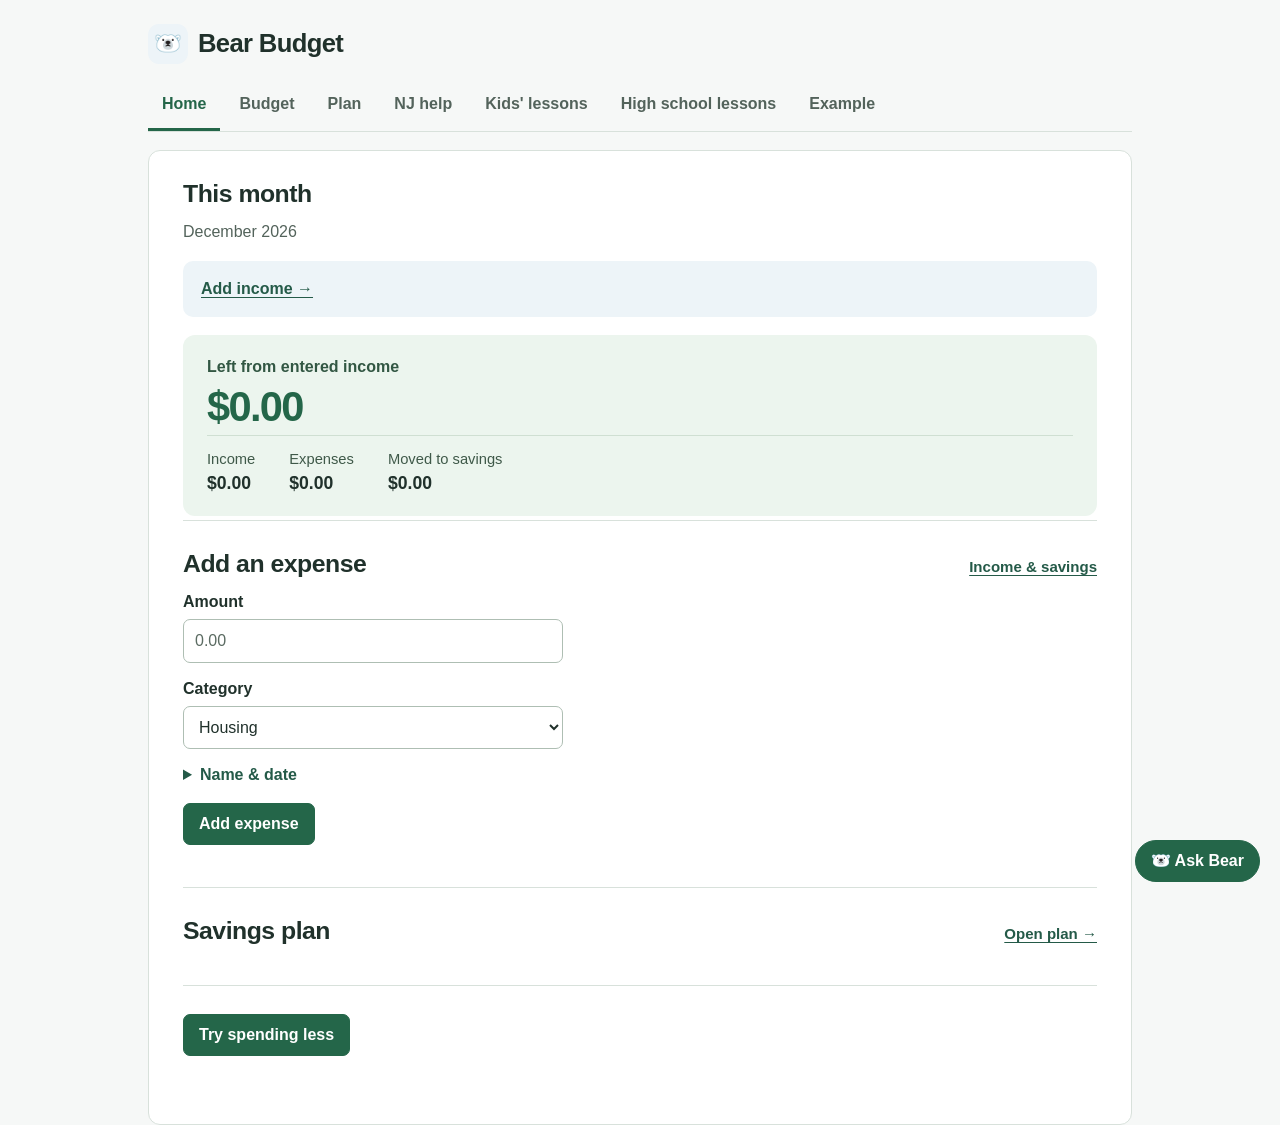
<file: index.html>
<!doctype html>
<html lang="en">
<head>
  <meta charset="utf-8">
  <meta name="viewport" content="width=device-width, initial-scale=1">
  <title>Bear Budget</title>
  <link rel="stylesheet" href="style.css">
  <script defer src="budget.js"></script>
</head>
<body>
  <header>
    <div class="brand"><span class="brand-mark" aria-hidden="true">🐻‍❄️</span><h1>Bear Budget</h1></div>
    <nav aria-label="Main navigation"><a href="#home">Home</a><a href="#budget">Budget</a><a href="#plan">Plan</a><a href="#benefits">NJ help</a><a href="lessons.html">Kids' lessons</a><a href="high-school-lessons.html">High school lessons</a><a href="demo.html">Example</a></nav>
  </header>
  <main>
    <p id="message" role="status"></p>

    <div id="home-page">
      <div class="page-heading"><div><h2>This month</h2><p id="month"></p></div></div>
      <div id="getting-started" class="getting-started" hidden>
        <a id="getting-started-link" href="#budget">Add income</a>
      </div>
      <div class="balance-panel">
        <p class="balance-label">Left from entered income</p>
        <p class="big-number" id="left">$0.00</p>
        <div class="totals-row"><p>Income <strong id="income">$0.00</strong></p><p>Expenses <strong id="expenses">$0.00</strong></p><p>Moved to savings <strong id="savings">$0.00</strong></p></div>
      </div>
      <section id="quick-expense">
        <div class="section-heading"><h2>Add an expense</h2><a href="#budget">Income &amp; savings</a></div>
        <form id="expense-form">
          <label>Amount <input name="amount" type="number" min="0.01" step="0.01" inputmode="decimal" placeholder="0.00" required></label>
          <label>Category <select name="category" id="expense-category"></select></label>
          <details>
            <summary>Name &amp; date</summary>
            <label>Name (optional) <input name="name" maxlength="60"></label>
            <label>Date <input name="date" type="date" required></label>
          </details>
          <p><button type="submit">Add expense</button></p>
        </form>
        <div id="limit-suggestion" class="notice" hidden>
          <a id="suggestion-link" href="#budget">Set a limit</a>
          <button type="button" id="dismiss-suggestion">Not now</button>
        </div>
      </section>

      <section id="home-tips-section">
        <h2>Tips and warnings</h2>
        <div id="home-tips" class="tip-list"></div>
      </section>

      <section>
        <div class="section-heading"><h2>Savings plan</h2><a href="#plan">Open plan →</a></div>
        <div id="home-plan"></div>
      </section>

      <section>
        <button type="button" id="try-button">Try spending less</button>
        <div id="try-panel" hidden>
          <form id="try-form">
            <label>Spend less by <input name="amount" type="number" min="0.01" step="0.01" required></label>
            <button type="submit">Calculate</button>
          </form>
          <p id="try-result" role="status"></p>
          <div id="try-tip" class="tip-list"></div>
        </div>
      </section>

    </div>

    <div id="budget-page" hidden>
      <h2>Budget details</h2>
      <div class="jump-links"><button type="button" data-jump="entry-section">Add income or savings</button><button type="button" data-jump="limits">Set limits</button><button type="button" data-jump="entries-section">All entries</button></div>
      <section id="entry-section">
        <h3>Add an entry</h3>
        <form id="other-entry-form">
          <label>Type <select name="type"><option value="income">Income</option><option value="saving">Moved to savings</option></select></label>
          <label>Amount <input name="amount" type="number" min="0.01" step="0.01" required></label>
          <label id="saving-place-label" hidden>Where it went <select name="category" id="saving-place"></select></label>
          <details>
            <summary>Name &amp; date</summary>
            <label>Name (optional) <input name="name" maxlength="60"></label>
            <label>Date <input name="date" type="date" required></label>
          </details>
          <p><button type="submit">Add entry</button></p>
        </form>
      </section>
      <section>
        <h3>Savings goal</h3>
        <form id="savings-goal-form">
          <label>Amount per month <input name="amount" type="number" min="0.01" step="0.01" inputmode="decimal" placeholder="0.00" required></label>
          <div class="form-actions"><button type="submit">Save goal</button><button type="button" id="remove-savings-goal" class="button-quiet" hidden>Remove goal</button></div>
        </form>
        <p id="savings-goal-status"></p>
        <details class="secondary-details"><summary>Savings tips</summary><div id="savings-tips" class="tip-list"></div></details>
      </section>
      <section id="limits">
        <h3>Monthly limits</h3>
        <form id="limit-form">
          <label>Category <select name="category" id="limit-category"></select></label>
          <label>Amount per month <input name="amount" type="number" min="0.01" step="0.01" inputmode="decimal" placeholder="0.00" required></label>
          <div class="form-actions"><button type="submit">Save limit</button><button type="button" id="remove-limit" class="button-quiet" hidden>Remove this limit</button></div>
        </form>
        <div class="table-wrap"><table class="limits-table"><thead><tr><th>Category</th><th>This month</th><th>Monthly limit</th><th>Status</th><th aria-label="Action"></th></tr></thead><tbody id="limit-list"></tbody></table></div>
      </section>
      <section id="entries-section">
        <h3>All entries</h3>
        <div class="table-wrap"><table><thead><tr><th>Date</th><th>Type</th><th>Name</th><th>Category or destination</th><th class="amount-cell">Amount</th><th aria-label="Action"></th></tr></thead><tbody id="entries"></tbody></table></div>
      </section>
    </div>

    <div id="plan-page" hidden>
      <h2>Make a savings plan</h2>
      <form id="plan-form">
        <label>Monthly savings goal <input name="goal" type="number" min="0.01" step="0.01" required></label>
        <details>
          <summary>Spending categories (optional)</summary>
          <div id="plan-categories"></div>
        </details>
        <p><button type="submit">Show me a plan</button></p>
      </form>
      <p id="plan-status" role="status"></p>
      <div id="plan-result" hidden>
        <h3>Example plan</h3>
        <p id="plan-baseline"></p>
        <p id="plan-needed"></p>
        <form id="plan-cuts-form">
          <div id="plan-cut-fields"></div>
          <p><button type="submit">Update estimate</button></p>
        </form>
        <p id="plan-estimate" role="status"></p>
        <p><button type="button" id="plan-save">Use this plan</button> <button type="button" id="plan-retry">Try another plan</button></p>
      </div>
      <section id="saved-plan-section" hidden>
        <h3>Your saved plan</h3>
        <div id="saved-plan"></div>
        <button type="button" id="plan-remove" hidden>Remove plan</button>
      </section>
    </div>

    <div id="benefits-page" hidden>
      <h2>NJ help check</h2>
      <form id="profile-form">
        <fieldset>
          <legend>For NJ SNAP</legend>
          <label>People in household <input name="people" type="number" min="1" max="20" step="1"></label>
          <label>Gross monthly income before taxes <input name="grossMonthly" type="number" min="0" step="0.01"></label>
        </fieldset>
        <fieldset>
          <legend>For NJ tax relief</legend>
          <label>2025 NJ gross income <input name="njGross2025" type="number" min="0" step="0.01"></label>
          <label>2025 NJ taxable income <input name="njTaxable2025" type="number" min="0" step="0.01"></label>
          <label>Children age 5 or younger in 2025 <input name="childrenUnder6" type="number" min="0" max="20" step="1"></label>
          <label>2025 home <select name="housing"><option value="">Choose one</option><option value="own">Owned</option><option value="rent">Rented</option><option value="other">Other</option></select></label>
          <label><input name="njHome2025" type="checkbox"> New Jersey was my main home in 2025</label>
        </fieldset>
        <p><button type="submit">Check possible help</button></p>
      </form>
      <section id="benefit-results" hidden>
        <h3>Possible matches</h3>
        <p class="field-hint">Screening only. Check official rules.</p>
        <div id="benefit-list"></div>
      </section>
    </div>

  </main>
  <button id="chat-toggle" type="button" aria-controls="chat-panel" aria-expanded="false">🐻‍❄️ Ask Bear</button>
  <aside id="chat-panel" aria-label="Ask Bear chat" hidden>
    <div class="chat-heading">
      <h2>Ask Bear 🐻‍❄️</h2>
      <button id="chat-close" type="button" aria-label="Close chat">×</button>
    </div>
    <p class="chat-setup">Questions send your entered data to DeepSeek.</p>
    <div id="chat-messages" aria-live="polite"></div>
    <form id="chat-form">
      <label for="chat-question">Your question</label>
      <textarea id="chat-question" name="question" rows="3" maxlength="500" required></textarea>
      <p><button id="chat-send" type="submit">Ask Bear</button></p>
    </form>
    <p id="chat-status" role="status"></p>
  </aside>
</body>
</html>
</file>
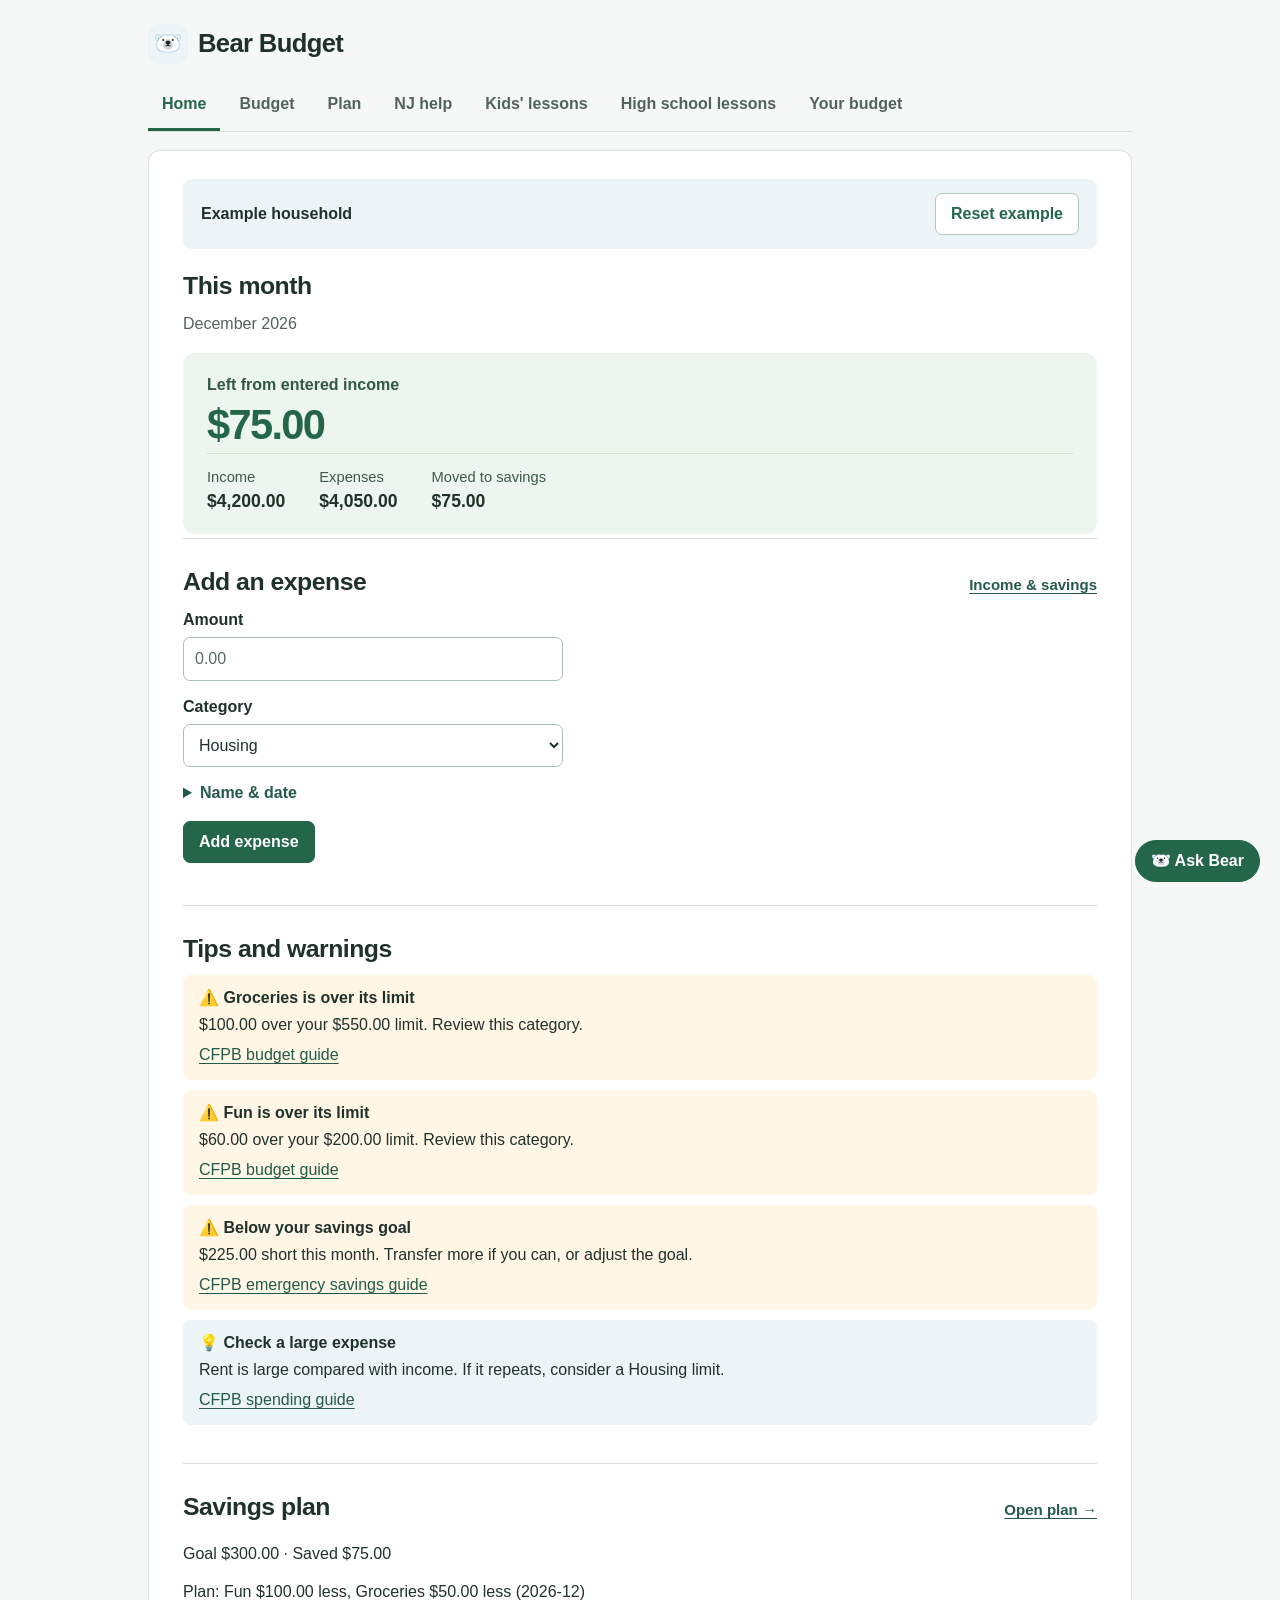
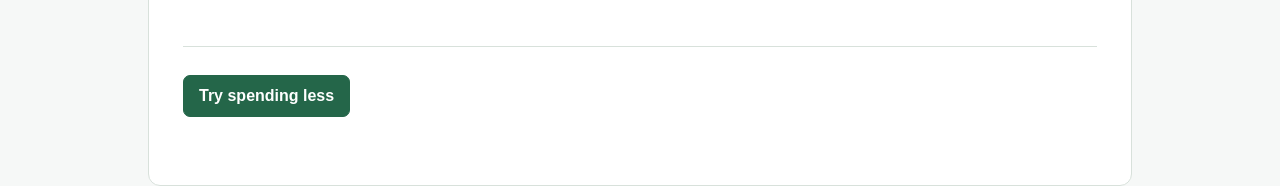
<file: demo.html>
<!doctype html>
<html lang="en">
<head>
  <meta charset="utf-8">
  <meta name="viewport" content="width=device-width, initial-scale=1">
  <title>Bear Budget | Example</title>
  <link rel="stylesheet" href="style.css">
  <script defer src="demo-data.js"></script>
  <script defer src="budget.js"></script>
</head>
<body data-mode="demo">
  <header>
    <div class="brand"><span class="brand-mark" aria-hidden="true">🐻‍❄️</span><h1>Bear Budget</h1></div>
    <nav aria-label="Main navigation"><a href="#home">Home</a><a href="#budget">Budget</a><a href="#plan">Plan</a><a href="#benefits">NJ help</a><a href="lessons.html?example=1">Kids' lessons</a><a href="high-school-lessons.html?example=1">High school lessons</a><a href="index.html">Your budget</a></nav>
  </header>
  <main>
    <div class="example-banner">
      <div><strong>Example household</strong></div>
      <button id="demo-reset" class="button-quiet" type="button">Reset example</button>
    </div>
    <p id="message" role="status"></p>

    <div id="home-page">
      <div class="page-heading"><div><h2>This month</h2><p id="month"></p></div></div>
      <div id="getting-started" class="getting-started" hidden>
        <a id="getting-started-link" href="#budget">Add income</a>
      </div>
      <div class="balance-panel">
        <p class="balance-label">Left from entered income</p>
        <p class="big-number" id="left">$0.00</p>
        <div class="totals-row"><p>Income <strong id="income">$0.00</strong></p><p>Expenses <strong id="expenses">$0.00</strong></p><p>Moved to savings <strong id="savings">$0.00</strong></p></div>
      </div>
      <section id="quick-expense">
        <div class="section-heading"><h2>Add an expense</h2><a href="#budget">Income &amp; savings</a></div>
        <form id="expense-form">
          <label>Amount <input name="amount" type="number" min="0.01" step="0.01" inputmode="decimal" placeholder="0.00" required></label>
          <label>Category <select name="category" id="expense-category"></select></label>
          <details>
            <summary>Name &amp; date</summary>
            <label>Name (optional) <input name="name" maxlength="60"></label>
            <label>Date <input name="date" type="date" required></label>
          </details>
          <p><button type="submit">Add expense</button></p>
        </form>
        <div id="limit-suggestion" class="notice" hidden>
          <a id="suggestion-link" href="#budget">Set a limit</a>
          <button type="button" id="dismiss-suggestion">Not now</button>
        </div>
      </section>

      <section id="home-tips-section">
        <h2>Tips and warnings</h2>
        <div id="home-tips" class="tip-list"></div>
      </section>

      <section>
        <div class="section-heading"><h2>Savings plan</h2><a href="#plan">Open plan →</a></div>
        <div id="home-plan"></div>
      </section>

      <section>
        <button type="button" id="try-button">Try spending less</button>
        <div id="try-panel" hidden>
          <form id="try-form">
            <label>Spend less by <input name="amount" type="number" min="0.01" step="0.01" required></label>
            <button type="submit">Calculate</button>
          </form>
          <p id="try-result" role="status"></p>
          <div id="try-tip" class="tip-list"></div>
        </div>
      </section>

    </div>

    <div id="budget-page" hidden>
      <h2>Budget details</h2>
      <div class="jump-links"><button type="button" data-jump="entry-section">Add income or savings</button><button type="button" data-jump="limits">Set limits</button><button type="button" data-jump="entries-section">All entries</button></div>
      <section id="entry-section">
        <h3>Add an entry</h3>
        <form id="other-entry-form">
          <label>Type <select name="type"><option value="income">Income</option><option value="saving">Moved to savings</option></select></label>
          <label>Amount <input name="amount" type="number" min="0.01" step="0.01" required></label>
          <label id="saving-place-label" hidden>Where it went <select name="category" id="saving-place"></select></label>
          <details>
            <summary>Name &amp; date</summary>
            <label>Name (optional) <input name="name" maxlength="60"></label>
            <label>Date <input name="date" type="date" required></label>
          </details>
          <p><button type="submit">Add entry</button></p>
        </form>
      </section>
      <section>
        <h3>Savings goal</h3>
        <form id="savings-goal-form">
          <label>Amount per month <input name="amount" type="number" min="0.01" step="0.01" inputmode="decimal" placeholder="0.00" required></label>
          <div class="form-actions"><button type="submit">Save goal</button><button type="button" id="remove-savings-goal" class="button-quiet" hidden>Remove goal</button></div>
        </form>
        <p id="savings-goal-status"></p>
        <details class="secondary-details"><summary>Savings tips</summary><div id="savings-tips" class="tip-list"></div></details>
      </section>
      <section id="limits">
        <h3>Monthly limits</h3>
        <form id="limit-form">
          <label>Category <select name="category" id="limit-category"></select></label>
          <label>Amount per month <input name="amount" type="number" min="0.01" step="0.01" inputmode="decimal" placeholder="0.00" required></label>
          <div class="form-actions"><button type="submit">Save limit</button><button type="button" id="remove-limit" class="button-quiet" hidden>Remove this limit</button></div>
        </form>
        <div class="table-wrap"><table class="limits-table"><thead><tr><th>Category</th><th>This month</th><th>Monthly limit</th><th>Status</th><th aria-label="Action"></th></tr></thead><tbody id="limit-list"></tbody></table></div>
      </section>
      <section id="entries-section">
        <h3>All entries</h3>
        <div class="table-wrap"><table><thead><tr><th>Date</th><th>Type</th><th>Name</th><th>Category or destination</th><th class="amount-cell">Amount</th><th aria-label="Action"></th></tr></thead><tbody id="entries"></tbody></table></div>
      </section>
    </div>

    <div id="plan-page" hidden>
      <h2>Make a savings plan</h2>
      <form id="plan-form">
        <label>Monthly savings goal <input name="goal" type="number" min="0.01" step="0.01" required></label>
        <details>
          <summary>Spending categories (optional)</summary>
          <div id="plan-categories"></div>
        </details>
        <p><button type="submit">Show me a plan</button></p>
      </form>
      <p id="plan-status" role="status"></p>
      <div id="plan-result" hidden>
        <h3>Example plan</h3>
        <p id="plan-baseline"></p>
        <p id="plan-needed"></p>
        <form id="plan-cuts-form">
          <div id="plan-cut-fields"></div>
          <p><button type="submit">Update estimate</button></p>
        </form>
        <p id="plan-estimate" role="status"></p>
        <p><button type="button" id="plan-save">Use this plan</button> <button type="button" id="plan-retry">Try another plan</button></p>
      </div>
      <section id="saved-plan-section" hidden>
        <h3>Your saved plan</h3>
        <div id="saved-plan"></div>
        <button type="button" id="plan-remove" hidden>Remove plan</button>
      </section>
    </div>

    <div id="benefits-page" hidden>
      <h2>NJ help check</h2>
      <form id="profile-form">
        <fieldset>
          <legend>For NJ SNAP</legend>
          <label>People in household <input name="people" type="number" min="1" max="20" step="1"></label>
          <label>Gross monthly income before taxes <input name="grossMonthly" type="number" min="0" step="0.01"></label>
        </fieldset>
        <fieldset>
          <legend>For NJ tax relief</legend>
          <label>2025 NJ gross income <input name="njGross2025" type="number" min="0" step="0.01"></label>
          <label>2025 NJ taxable income <input name="njTaxable2025" type="number" min="0" step="0.01"></label>
          <label>Children age 5 or younger in 2025 <input name="childrenUnder6" type="number" min="0" max="20" step="1"></label>
          <label>2025 home <select name="housing"><option value="">Choose one</option><option value="own">Owned</option><option value="rent">Rented</option><option value="other">Other</option></select></label>
          <label><input name="njHome2025" type="checkbox"> New Jersey was my main home in 2025</label>
        </fieldset>
        <p><button type="submit">Check possible help</button></p>
      </form>
      <section id="benefit-results" hidden>
        <h3>Possible matches</h3>
        <p class="field-hint">Screening only. Check official rules.</p>
        <div id="benefit-list"></div>
      </section>
    </div>

  </main>
  <button id="chat-toggle" type="button" aria-controls="chat-panel" aria-expanded="false">🐻‍❄️ Ask Bear</button>
  <aside id="chat-panel" aria-label="Ask Bear chat" hidden>
    <div class="chat-heading">
      <h2>Ask Bear 🐻‍❄️</h2>
      <button id="chat-close" type="button" aria-label="Close chat">×</button>
    </div>
    <p class="chat-setup">Questions send your entered data to DeepSeek.</p>
    <div id="chat-messages" aria-live="polite"></div>
    <form id="chat-form">
      <label for="chat-question">Your question</label>
      <textarea id="chat-question" name="question" rows="3" maxlength="500" required></textarea>
      <p><button id="chat-send" type="submit">Ask Bear</button></p>
    </form>
    <p id="chat-status" role="status"></p>
  </aside>
</body>
</html>
</file>
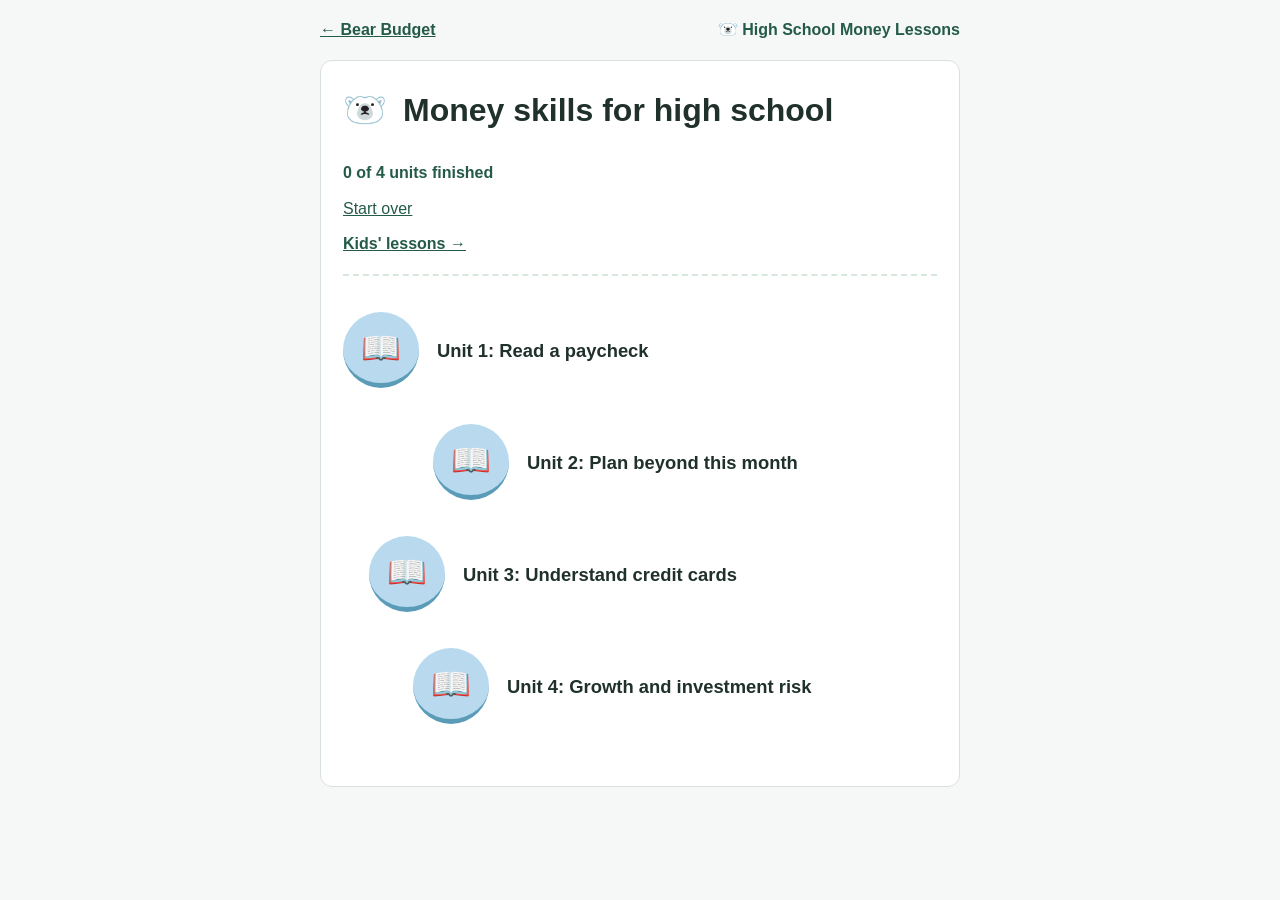
<file: high-school-lessons.html>
<!doctype html>
<html lang="en">
<head>
  <meta charset="utf-8">
  <meta name="viewport" content="width=device-width, initial-scale=1">
  <title>High School Money Lessons | Bear Budget</title>
  <link rel="stylesheet" href="lessons.css">
  <script defer src="high-school-content.js"></script>
  <script defer src="lessons.js"></script>
</head>
<body data-course="high-school">
  <header class="top-bar">
    <a id="lessons-back" href="index.html#home">← Bear Budget</a>
    <strong>🐻‍❄️ High School Money Lessons</strong>
  </header>

  <main>
    <div id="path-page">
      <div class="hello">
        <span class="bear" aria-hidden="true">🐻‍❄️</span>
        <div>
          <h1>Money skills for high school</h1>
        </div>
      </div>
      <p id="progress" class="progress" role="status">0 of 4 units finished</p>
      <button id="reset-button" class="plain-button" type="button">Start over</button>
      <p class="course-link"><a id="other-course" href="lessons.html">Kids' lessons →</a></p>
      <div id="unit-path" class="unit-path"></div>
    </div>

    <div id="lesson-page" hidden>
      <button id="back-button" class="plain-button" type="button">← All units</button>
      <p id="unit-label" class="unit-label"></p>
      <h1 id="lesson-title"></h1>
      <div id="reading-box" class="reading-box">
        <div id="reading-text"></div>
        <button id="start-button" type="button">Try the questions</button>
      </div>
      <div id="practice-box" class="practice-box" hidden>
        <p id="question-count" class="unit-label"></p>
        <h2 id="question-text"></h2>
        <div id="answers" class="answers"></div>
        <p id="answer-message" role="status"></p>
        <button id="next-button" type="button" hidden>Next question</button>
      </div>
      <div id="finish-box" class="finish-box" hidden>
        <span aria-hidden="true">⭐ 🐻‍❄️ ⭐</span>
        <h2>Unit finished!</h2>
        <button id="finish-button" type="button">See all units</button>
      </div>
    </div>
  </main>
</body>
</html>
</file>
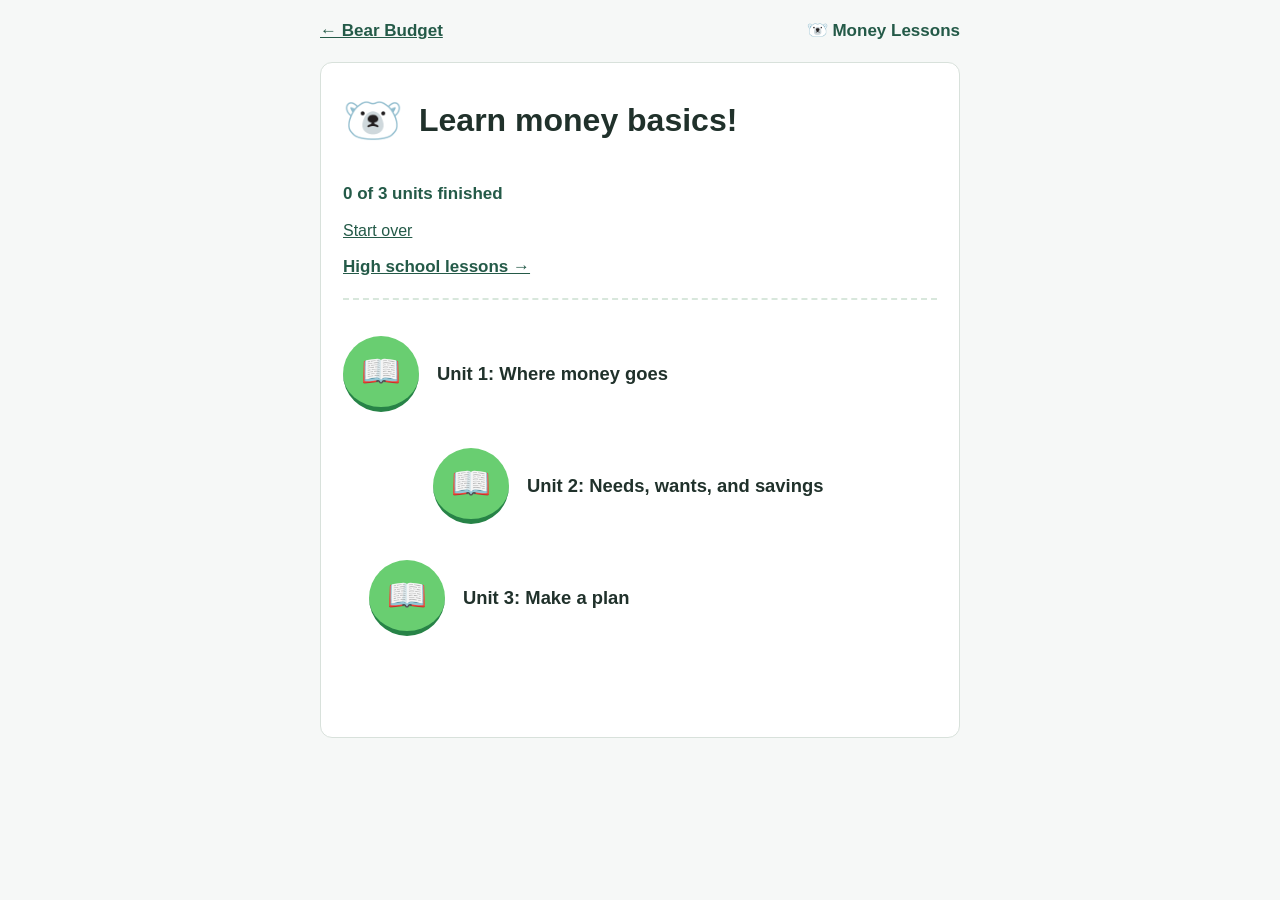
<file: lessons.html>
<!doctype html>
<html lang="en">
<head>
  <meta charset="utf-8">
  <meta name="viewport" content="width=device-width, initial-scale=1">
  <title>Money Lessons | Bear Budget</title>
  <link rel="stylesheet" href="lessons.css">
  <script defer src="lessons.js"></script>
</head>
<body>
  <header class="top-bar">
    <a id="lessons-back" href="index.html#home">← Bear Budget</a>
    <strong>🐻‍❄️ Money Lessons</strong>
  </header>

  <main>
    <div id="path-page">
      <div class="hello">
        <span class="bear" aria-hidden="true">🐻‍❄️</span>
        <div>
          <h1>Learn money basics!</h1>
        </div>
      </div>
      <p id="progress" class="progress" role="status">0 of 3 units finished</p>
      <button id="reset-button" class="plain-button" type="button">Start over</button>
      <p class="course-link"><a id="other-course" href="high-school-lessons.html">High school lessons →</a></p>
      <div id="unit-path" class="unit-path"></div>
    </div>

    <div id="lesson-page" hidden>
      <button id="back-button" class="plain-button" type="button">← All units</button>
      <p id="unit-label" class="unit-label"></p>
      <h1 id="lesson-title"></h1>
      <div id="reading-box" class="reading-box">
        <div id="reading-text"></div>
        <button id="start-button" type="button">Try the questions</button>
      </div>
      <div id="practice-box" class="practice-box" hidden>
        <p id="question-count" class="unit-label"></p>
        <h2 id="question-text"></h2>
        <div id="answers" class="answers"></div>
        <p id="answer-message" role="status"></p>
        <button id="next-button" type="button" hidden>Next question</button>
      </div>
      <div id="finish-box" class="finish-box" hidden>
        <span aria-hidden="true">⭐ 🐻‍❄️ ⭐</span>
        <h2>Unit finished!</h2>
        <button id="finish-button" type="button">See all units</button>
      </div>
    </div>
  </main>
</body>
</html>
</file>
<file: style.css>
:root {
  --background: #f6f8f7;
  --surface: #ffffff;
  --ink: #20312b;
  --muted: #53635b;
  --green: #246649;
  --green-hover: #194e37;
  --link: #245a48;
  --line: #d8e1db;
  --soft-green: #ecf5ee;
  --soft-blue: #edf4f8;
}
* { box-sizing: border-box; }
html { background: var(--background); scroll-behavior: smooth; }
body { max-width: 1040px; margin: 0 auto; padding: 0 28px; color: var(--ink); font: 16px/1.5 "Segoe UI", Aptos, Arial, sans-serif; }
header { padding: 24px 0 18px; }
.brand { display: flex; align-items: center; gap: 10px; margin-bottom: 18px; }
.brand-mark { display: grid; place-items: center; width: 40px; height: 40px; background: var(--soft-blue); border-radius: 11px; font-size: 1.4rem; }
h1, h2, h3, h4 { line-height: 1.25; text-wrap: balance; }
h1 { margin: 0; font-size: 1.6rem; letter-spacing: -.025em; }
h2 { margin: 0 0 10px; font-size: 1.55rem; letter-spacing: -.02em; }
h3 { margin: 0 0 12px; font-size: 1.18rem; }
h4 { margin: 0 0 5px; font-size: 1rem; }
p { margin: 9px 0 14px; }
a { color: var(--link); text-underline-offset: 3px; }
a:hover { color: var(--green-hover); }
nav { display: flex; gap: 5px; flex-wrap: wrap; border-bottom: 1px solid var(--line); }
nav a { display: inline-block; padding: 10px 14px 12px; color: var(--muted); text-decoration: none; font-weight: 600; border-bottom: 3px solid transparent; }
nav a:hover { color: var(--green); background: #edf3ef; }
nav a.active { color: var(--green); border-bottom-color: var(--green); }
main { min-height: 62vh; padding: 28px 34px 40px; background: var(--surface); border: 1px solid var(--line); border-radius: 12px; }
.example-banner { display: flex; justify-content: space-between; align-items: center; gap: 12px 24px; flex-wrap: wrap; padding: 14px 18px; margin-bottom: 22px; background: var(--soft-blue); border-radius: 9px; }
.example-banner p { margin: 3px 0 0; color: var(--muted); }
#message:empty { display: none; }
#message:not(:empty) { margin: 0 0 20px; padding: 10px 14px; color: #1b5138; background: var(--soft-green); border-radius: 8px; }
section { padding: 28px 0; border-top: 1px solid var(--line); }
section:first-child { border-top: 0; }
.page-heading, .section-heading { display: flex; align-items: baseline; justify-content: space-between; gap: 12px 24px; flex-wrap: wrap; }
.page-heading p { color: var(--muted); margin: 0 0 17px; }
.section-heading a { font-size: .94rem; font-weight: 600; white-space: nowrap; }
.getting-started { padding: 16px 18px; margin: 0 0 18px; background: var(--soft-blue); border-radius: 10px; }
.getting-started a { font-weight: 700; }
.balance-panel { background: var(--soft-green); border-radius: 12px; padding: 20px 24px 12px; margin-bottom: 4px; }
.balance-label { margin: 0; font-weight: 700; color: #325743; }
.big-number { color: var(--green); font-size: 2.6rem; line-height: 1.15; font-weight: 750; letter-spacing: -.04em; margin: 4px 0; font-variant-numeric: tabular-nums; }
.totals-row { display: flex; gap: 18px 34px; flex-wrap: wrap; border-top: 1px solid #cfdfd2; padding-top: 12px; }
.totals-row p { margin: 0 0 8px; color: #3f5949; font-size: .92rem; }
.totals-row strong { display: block; color: var(--ink); font-size: 1.1rem; font-variant-numeric: tabular-nums; }
label { display: block; margin: 0 0 14px; font-weight: 600; }
input:not([type="checkbox"]), select, textarea { display: block; width: 100%; max-width: 380px; min-height: 43px; padding: 9px 11px; margin-top: 5px; color: var(--ink); background: white; border: 1px solid #aebeb3; border-radius: 7px; font: inherit; font-weight: 400; }
input::placeholder, textarea::placeholder { color: #5b6b62; }
input[type="checkbox"] { accent-color: var(--green); }
textarea { max-width: none; min-height: 80px; }
button { min-height: 40px; padding: 8px 15px; font: inherit; font-weight: 650; color: white; background: var(--green); border: 1px solid var(--green); border-radius: 7px; cursor: pointer; transition: background-color .16s, border-color .16s; }
button:hover { background: var(--green-hover); border-color: var(--green-hover); }
button:disabled { opacity: .48; cursor: not-allowed; }
.button-quiet, #dismiss-suggestion, #chat-close { color: var(--green); background: white; border-color: #b5c8ba; }
.button-quiet:hover, #dismiss-suggestion:hover, #chat-close:hover { color: var(--green-hover); background: var(--soft-green); border-color: var(--green); }
.form-actions { display: flex; gap: 8px; flex-wrap: wrap; }
a:focus-visible, button:focus-visible, input:focus-visible, select:focus-visible, textarea:focus-visible, summary:focus-visible { outline: 3px solid #2168a4; outline-offset: 2px; }
details { margin: 8px 0 16px; }
summary { width: fit-content; color: var(--link); cursor: pointer; font-weight: 600; }
fieldset { margin: 18px 0; padding: 16px; border: 1px solid var(--line); border-radius: 8px; }
legend { font-weight: 700; padding: 0 6px; }
.notice, .benefit { background: var(--soft-green); padding: 14px 16px; border-radius: 8px; }
.notice { margin-top: 15px; }
#dismiss-suggestion { margin-left: 12px; }
.tip-card { margin: 10px 0; padding: 13px 16px; border-radius: 8px; background: var(--soft-blue); }
.tip-card p { margin: 0 0 6px; }
.tip-warning { background: #fff6e6; }
.tip-urgent { background: #fff0ee; }
.jump-links { display: flex; flex-wrap: wrap; gap: 8px; margin: 20px 0 8px; }
.jump-links button { min-height: 0; color: var(--green); background: #f0f5f1; border: 1px solid #d7e3d9; font-size: .9rem; }
.jump-links button:hover { color: white; background: var(--green); }
.field-hint { color: var(--muted); font-size: .92rem; }
.table-wrap { overflow-x: auto; border: 1px solid var(--line); border-radius: 9px; margin: 16px 0; }
table { width: 100%; min-width: 630px; border-collapse: collapse; font-size: .93rem; }
th, td { padding: 11px 13px; text-align: left; border-bottom: 1px solid #e7ece8; vertical-align: middle; }
th { color: #3e5848; background: #f2f6f3; font-size: .82rem; font-weight: 700; }
tbody tr:nth-child(even) { background: #fafcfb; }
tbody tr:hover { background: #f2f8f3; }
tbody tr:last-child td { border-bottom: 0; }
.amount-cell { text-align: right; font-variant-numeric: tabular-nums; white-space: nowrap; }
.empty-cell { text-align: center; color: var(--muted); padding: 22px; }
.table-action { min-height: 30px; padding: 4px 8px; color: var(--green); background: transparent; border-color: transparent; font-size: .87rem; }
.table-action:hover { color: var(--green-hover); background: #e7f1e9; border-color: transparent; }
.status-tag { display: inline-block; padding: 3px 8px; border-radius: 5px; white-space: nowrap; font-size: .78rem; font-weight: 700; }
.status-neutral { color: #516157; background: #edf0ed; }
.status-ok { color: #286245; background: #e5f2e8; }
.status-over { color: #915b12; background: #fff0d4; }
#plan-categories { display: flex; flex-wrap: wrap; gap: 0 20px; }
#plan-categories label { font-weight: 400; }
#plan-result { padding: 20px; margin: 22px 0; background: #f6f9f7; border-radius: 9px; }
#plan-cut-fields { display: flex; flex-wrap: wrap; gap: 0 20px; }
#chat-toggle { position: fixed; right: 20px; bottom: 18px; z-index: 2; border-radius: 24px; }
#chat-panel { position: fixed; right: 20px; bottom: 74px; z-index: 2; box-sizing: border-box; width: min(380px, calc(100vw - 32px)); max-height: 76vh; overflow-y: auto; padding: 17px; background: var(--surface); border: 1px solid var(--line); border-radius: 12px; box-shadow: 0 5px 22px #142b1c20; }
.chat-heading { display: flex; align-items: center; justify-content: space-between; gap: 8px; }
.chat-heading h2 { margin: 0; }
#chat-messages { max-height: 230px; overflow-y: auto; }
#chat-messages p { padding: 9px 12px; border-radius: 7px; background: #f2f5f3; white-space: pre-wrap; }
#chat-messages .bear-reply { background: var(--soft-green); }
.chat-setup { color: var(--muted); font-size: .85rem; }
[hidden] { display: none !important; }
@media (max-width: 700px) {
  body { padding: 0 14px; }
  header { padding-top: 15px; }
  nav { flex-wrap: wrap; }
  nav a { padding: 8px 10px; white-space: nowrap; }
  main { padding: 21px 18px 34px; }
  .big-number { font-size: 2.25rem; }
  .balance-panel { padding: 18px 18px 10px; }
  #chat-toggle { right: 12px; bottom: 12px; }
  #chat-panel { right: 12px; bottom: 67px; }
}
@media (prefers-reduced-motion: reduce) {
  html { scroll-behavior: auto; }
  button { transition: none; }
}
</file>
<file: lessons.css>
body {
  max-width: 640px;
  margin: 0 auto;
  padding: 0 18px 32px;
  background: #f6f8f7;
  color: #20312b;
  font: 17px/1.5 "Trebuchet MS", Verdana, sans-serif;
}
html { background: #f6f8f7; }
h1, h2, strong, button { font-family: "Arial Rounded MT Bold", "Trebuchet MS", sans-serif; }
h1 { font-size: 2rem; line-height: 1.2; margin: 8px 0; }
h2 { font-size: 1.3rem; line-height: 1.3; }
p { margin: 8px 0 14px; }
button { cursor: pointer; font-size: 1rem; }
button:focus-visible, a:focus-visible { outline: 3px solid #174baa; outline-offset: 3px; }
.top-bar {
  display: flex;
  justify-content: space-between;
  align-items: center;
  gap: 14px;
  padding: 18px 0;
}
.top-bar a { color: #245a48; font-weight: bold; }
.top-bar strong { color: #245a48; }
main { min-height: 70vh; background: white; padding: 22px; border: 1px solid #d8e1db; border-radius: 12px; }
.hello { display: flex; align-items: center; gap: 16px; }
.hello .bear { font-size: 3rem; }
.progress { margin: 24px 0 12px; font-weight: bold; color: #245a48; }
.progress + .plain-button { margin-bottom: 14px; }
.course-link { margin: 0 0 18px; }
.course-link a, .lesson-sources a { color: #245a48; font-weight: bold; }
.lesson-sources { font-size: .88rem; color: #53635b; }
.unit-path { border-top: 2px dashed #d8e7dc; padding: 18px 0 4px; }
.unit-row { display: flex; align-items: center; gap: 18px; margin: 18px 0 36px; }
.unit-row:nth-child(2) { margin-left: 90px; }
.unit-row:nth-child(3) { margin-left: 26px; }
body[data-course="high-school"] .unit-row:nth-child(4) { margin-left: 70px; }
.unit-circle {
  flex: none;
  width: 76px;
  height: 76px;
  border: 0;
  border-bottom: 5px solid #278347;
  border-radius: 50%;
  background: #69ce71;
  color: #143923;
  font-size: 2rem;
}
.unit-circle:hover { background: #7edb85; }
.unit-row.done .unit-circle { background: #9cdded; border-color: #4aa7bf; }
.unit-name { font-weight: bold; font-size: 1.15rem; }
.unit-label { font-weight: bold; color: #246649; text-transform: uppercase; letter-spacing: .04em; }
.plain-button { border: 0; background: none; color: #245a48; padding: 0; text-decoration: underline; }
.reading-box, .practice-box, .finish-box { margin-top: 20px; padding: 18px; border: 1px solid #d8e1db; border-radius: 12px; background: #f3faf4; }
.reading-box button, .practice-box #next-button, .finish-box button {
  padding: 10px 16px;
  border: 0;
  border-bottom: 4px solid #278347;
  border-radius: 9px;
  background: #69ce71;
  color: #143923;
  font-weight: bold;
}
.answers { display: grid; gap: 10px; }
.answers button { padding: 12px; border: 2px solid #a8d5b0; border-radius: 9px; background: white; color: #20312b; text-align: left; }
.answers button:hover:not(:disabled) { background: #e9f8eb; }
.answers button.correct { background: #def4e1; border-color: #49a25a; }
.answers button:disabled { cursor: default; }
#answer-message { min-height: 1.5em; font-weight: bold; }
.finish-box { text-align: center; }
.finish-box span { font-size: 2rem; }
body[data-course="high-school"] { font: 16px/1.5 "Segoe UI", Arial, sans-serif; }
body[data-course="high-school"] .hello .bear { font-size: 2.2rem; }
body[data-course="high-school"] .unit-circle,
body[data-course="high-school"] .reading-box button,
body[data-course="high-school"] .practice-box #next-button,
body[data-course="high-school"] .finish-box button { background: #b8d9ee; border-color: #5a9bb8; color: #193f55; }
body[data-course="high-school"] .reading-box,
body[data-course="high-school"] .practice-box,
body[data-course="high-school"] .finish-box { background: #f3f8fb; }
[hidden] { display: none !important; }
@media (max-width: 520px) {
  body { padding: 0 10px 24px; }
  main { padding: 16px; }
  .hello { align-items: flex-start; }
  .hello .bear { font-size: 2rem; }
  h1 { font-size: 1.6rem; }
  .unit-row:nth-child(2) { margin-left: 48px; }
  .unit-row:nth-child(3) { margin-left: 8px; }
  body[data-course="high-school"] .unit-row:nth-child(4) { margin-left: 24px; }
  .unit-circle { width: 66px; height: 66px; }
}
</file>
